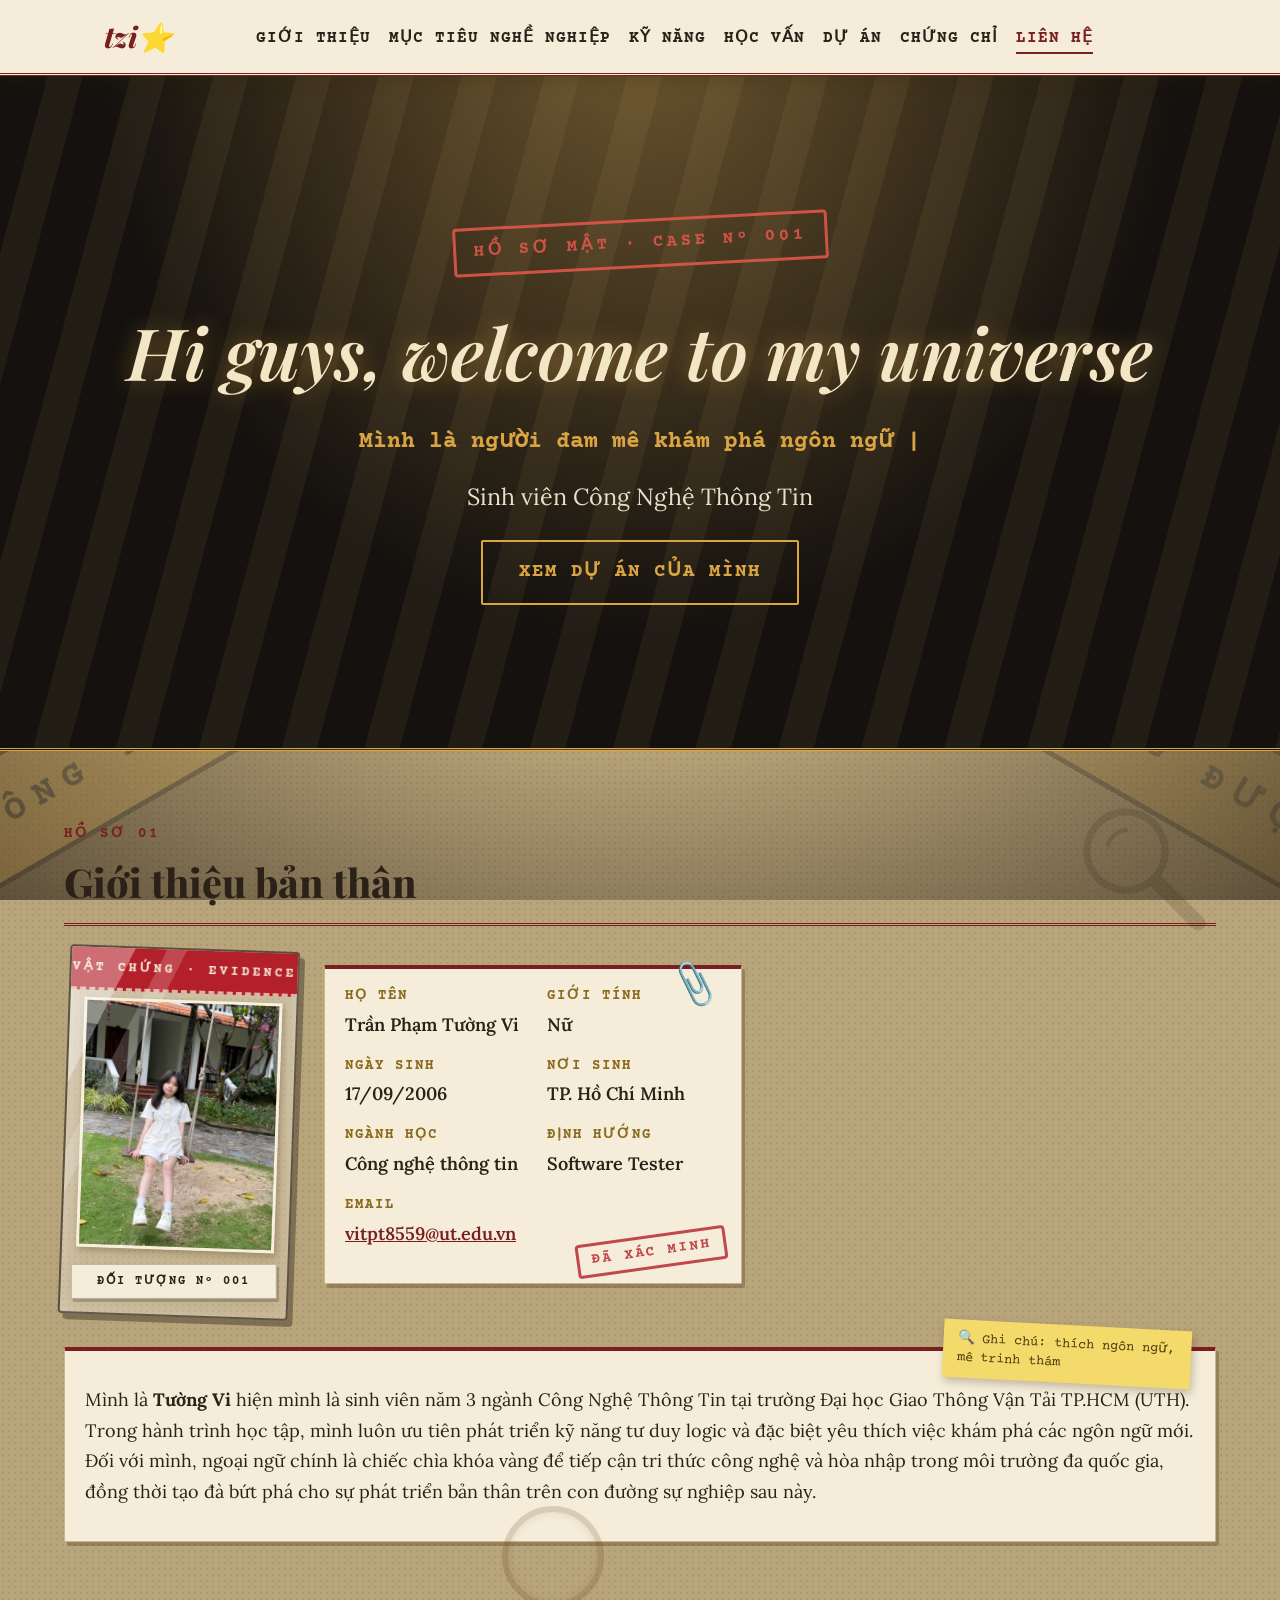
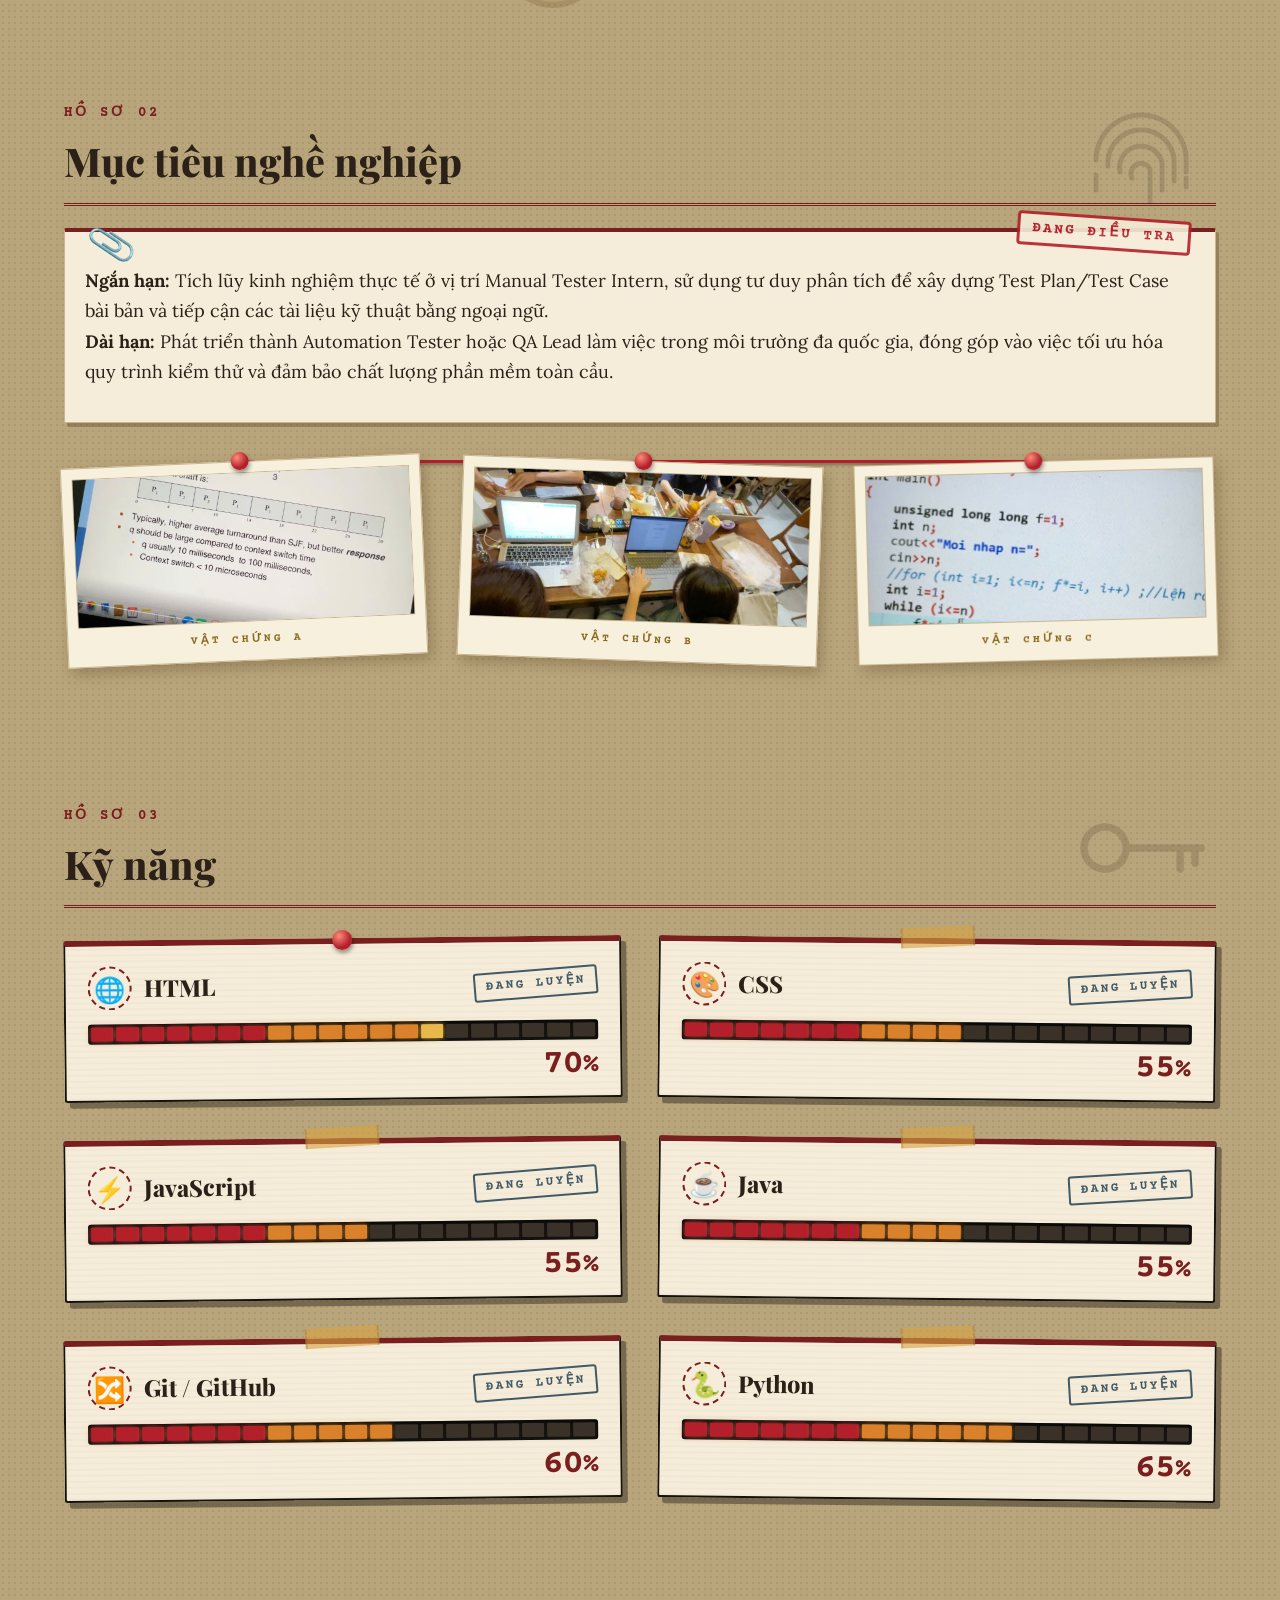
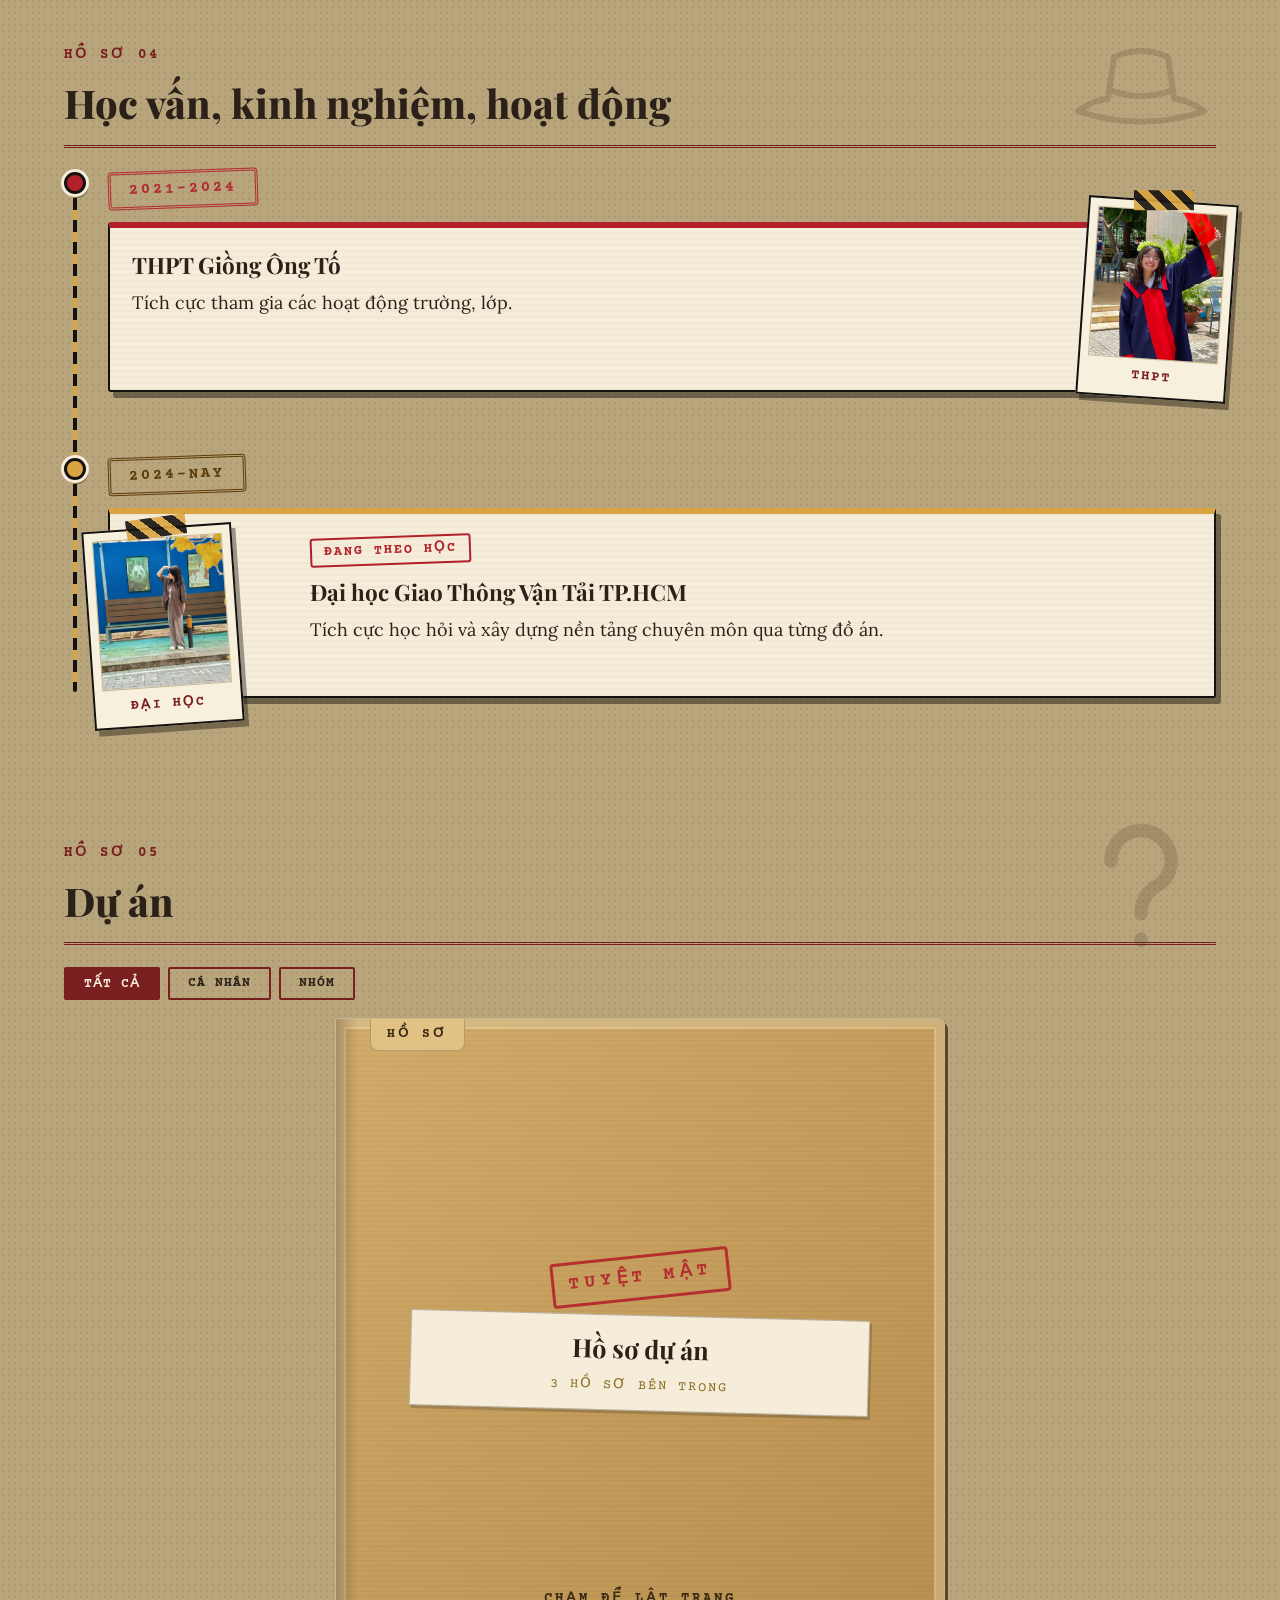
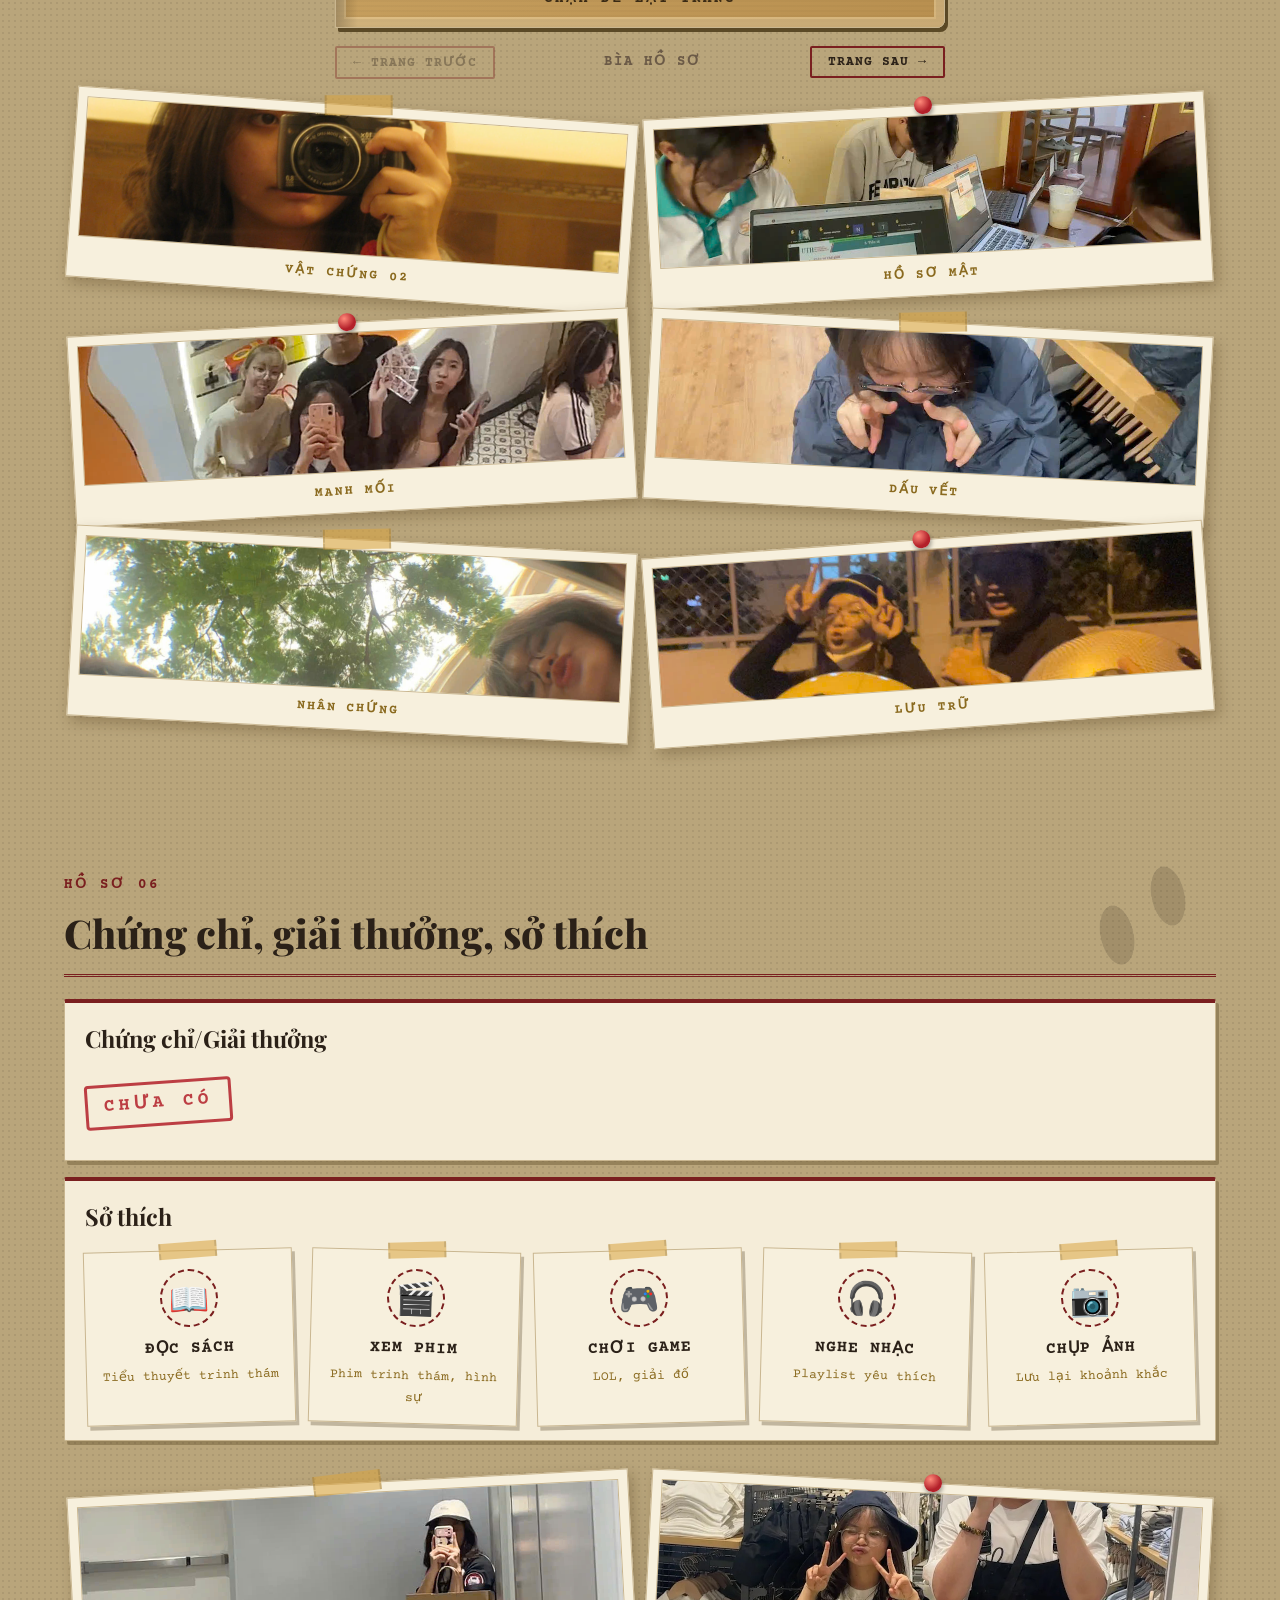
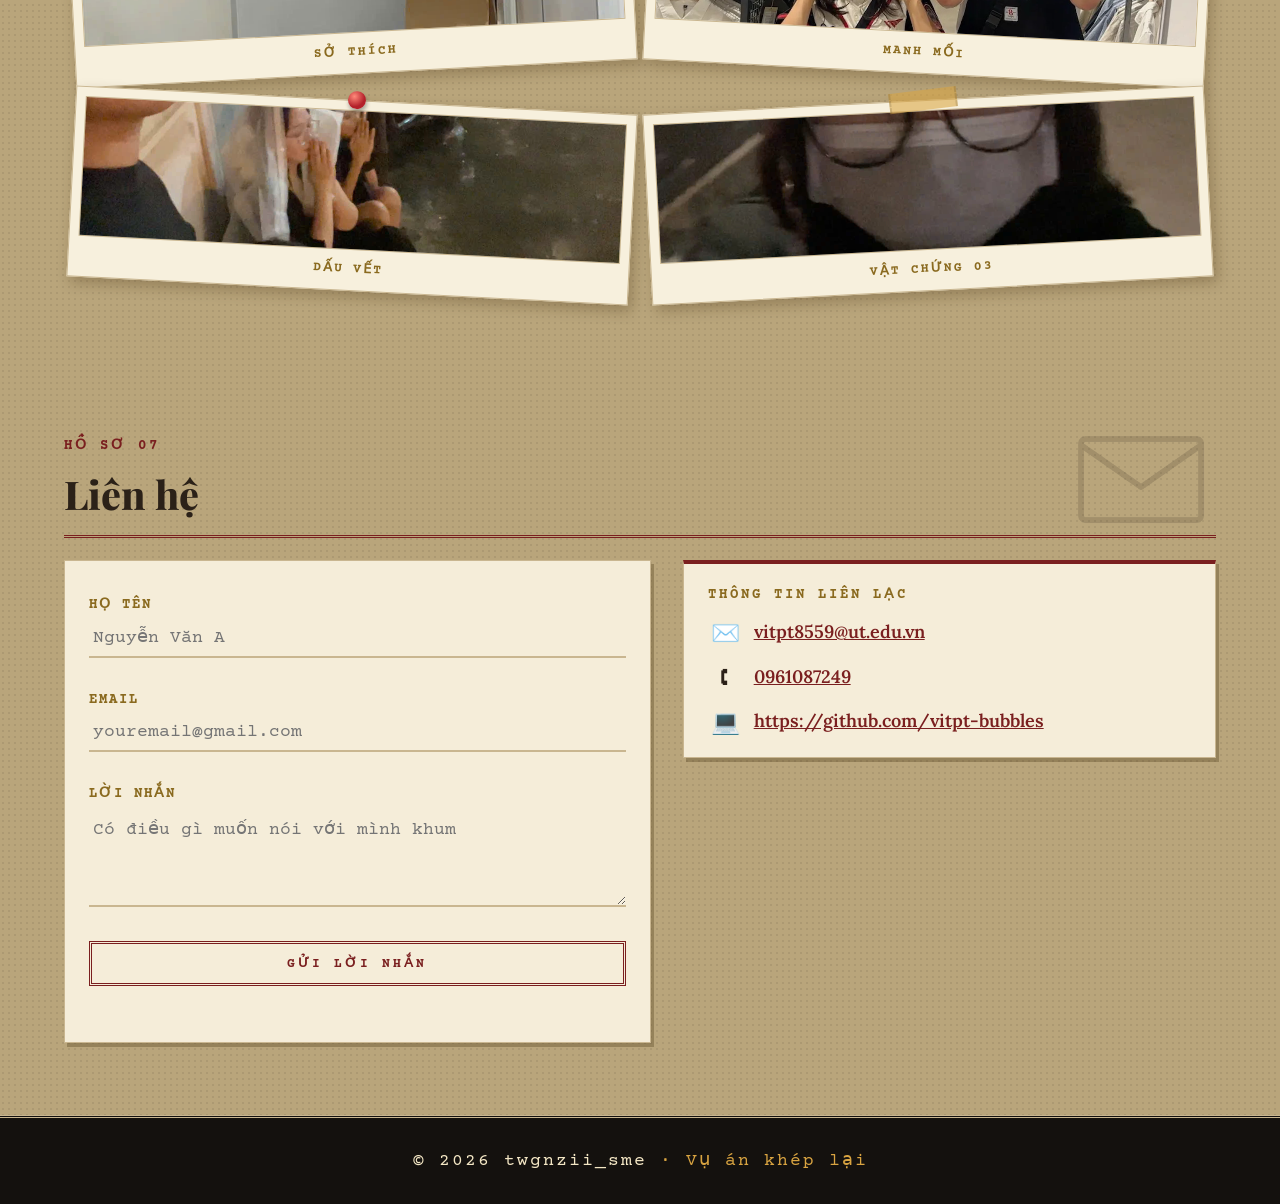
<file: index.html>
<!DOCTYPE html>
<html lang="vi">
    <head>
        <meta charset="UTF-8">
        <meta name="viewport" content="width=device-width , initial-scale=1">
        <title>Vi's Portfolio</title>
        <link rel="stylesheet" href="portfoliocanhan.css">
    </head>
    <body>
        <nav class="thanhdieuhuong">
            <a class="logo" href="#banner">tzi⭐</a>
            <ul id="menu">
                <li><a href="#gioi-thieu">Giới thiệu</a></li>
                <li><a href="#muc-tieu-nghe-nghiep">Mục tiêu nghề nghiệp</a></li>
                <li><a href="#ky-nang">Kỹ năng</a></li>
                <li><a href="#hoc-van">Học vấn</a></li>
                <li><a href="#du-an">Dự án</a></li>
                <li><a href="#chung-chi">Chứng chỉ</a></li>
                <li><a href="#lien-he">Liên hệ</a></li>
            </ul>
            <div class="actions">
                <button id="menu" title="Mở menu">☰</button>
            </div>
        </nav>
        <header id="banner" class="banner">
            <h1>Hi guys, welcome to my universe</h1>
            <p class="typing-line">Mình là 
                <span id="typing"></span>
                <span class="cursor">|</span>
            </p>
            <p>Sinh viên Công Nghệ Thông Tin</p>
            <a class="btn" href="#du-an">Xem dự án của mình</a>
        </header>
        <main>
            <section id="gioi-thieu" class="reveal">
                <h2>Giới thiệu bản thân</h2>
                <div class="about">
                    <figure class="avatar-wrap">
                        <img class="avatar" src="images/avatar.jpg" alt="Avatar">
                        <figcaption>ĐỐI TƯỢNG Nº 001</figcaption>
                    </figure>
                    <article class="item">
                        <div class="about-info">
                            <dl class="info-grid">
                                <div><dt>Họ tên</dt><dd>Trần Phạm Tường Vi</dd></div>
                                <div><dt>Giới tính</dt><dd>Nữ</dd></div>
                                <div><dt>Ngày sinh</dt><dd>17/09/2006</dd></div>
                                <div><dt>Nơi sinh</dt><dd>TP. Hồ Chí Minh</dd></div>
                                <div><dt>Ngành học</dt><dd>Công nghệ thông tin</dd></div>
                                <div><dt>Định hướng</dt><dd>Software Tester</dd></div>
                                <div><dt>Email</dt><dd><a href="mailto:vitpt8559@ut.edu.vn">vitpt8559@ut.edu.vn</a></dd></div>
                            </dl>
                        </div>
                    </article>
                    <article class="item">
                        <p>Mình là <b>Tường Vi</b> hiện mình là sinh viên năm 3 ngành Công Nghệ Thông Tin tại trường Đại học Giao Thông Vận Tải
                            TP.HCM (UTH). Trong hành trình học tập, mình luôn ưu tiên phát triển kỹ năng tư duy logic và đặc biệt yêu thích việc khám phá các ngôn ngữ mới. Đối với mình, 
                            ngoại ngữ chính là chiếc chìa khóa vàng để tiếp cận tri thức công nghệ và hòa nhập trong môi trường đa quốc gia, đồng thời tạo đà bứt phá cho sự phát triển 
                            bản thân trên con đường sự nghiệp sau này.
                        </p>
                    </article>
                </div>
            </section>
            <section id="muc-tieu-nghe-nghiep" class="reveal">
                <h2>Mục tiêu nghề nghiệp</h2>
                <article class="item">
                <p><b>Ngắn hạn:</b> Tích lũy kinh nghiệm thực tế ở vị trí Manual Tester Intern, sử dụng tư duy phân tích để xây dựng Test Plan/Test Case bài bản và tiếp cận các tài 
                    liệu kỹ thuật bằng ngoại ngữ.<br>
                    <b>Dài hạn:</b> Phát triển thành Automation Tester hoặc QA Lead làm việc trong môi trường đa quốc gia, đóng góp vào việc tối ưu hóa quy trình kiểm thử và đảm bảo 
                    chất lượng phần mềm toàn cầu.</p>
                </article>
                <div class="nganh">
                    <figure class="nganh-item">
                        <img src="images/muctieu1.jpg" alt="Mục tiêu 1">
                        <figcaption>
                            <small>Vật chứng A</small> 
                        </figcaption>
                    </figure>
                    <figure class="nganh-item">
                        <img src="images/muctieu2.jpg" alt="Mục tiêu 2">
                        <figcaption>
                            <small>Vật chứng B</small>
                        </figcaption>
                    </figure>
                    <figure class="nganh-item">
                        <img src="images/muctieu3.jpg" alt="Mục tiêu 3">
                        <figcaption>
                            <small>Vật chứng C</small>
                        </figcaption>
                    </figure>
                </div>
            </section>
            <section id="ky-nang" class="reveal">
                <h2>Kỹ năng</h2>
                <div class="skills">
                    <div class="skill" data-level="70">
                        <div class="skill-top"><span>HTML</span><span class="pct"></span></div>
                        <div class="bar"><div class="bar-fill"></div></div>
                    </div>
                    <div class="skill" data-level="55">
                        <div class="skill-top"><span>CSS</span><span class="pct"></span></div>
                        <div class="bar"><div class="bar-fill"></div></div>
                    </div>
                    <div class="skill" data-level="55">
                        <div class="skill-top"><span>JavaScript</span><span class="pct"></span></div>
                        <div class="bar"><div class="bar-fill"></div></div>
                    </div>
                    <div class="skill" data-level="55">
                        <div class="skill-top"><span>Java</span><span class="pct"></span></div>
                        <div class="bar"><div class="bar-fill"></div></div>
                    </div>
                    <div class="skill" data-level="60">
                        <div class="skill-top"><span>Git / GitHub</span><span class="pct"></span></div>
                        <div class="bar"><div class="bar-fill"></div></div>
                    </div>
                    <div class="skill" data-level="65">
                        <div class="skill-top"><span>Python</span><span class="pct"></span></div>
                        <div class="bar"><div class="bar-fill"></div></div>
                    </div>
                </div>
            </section>
            <section id="hoc-van" class="reveal">
                <h2>Học vấn, kinh nghiệm, hoạt động</h2>
                <div class="timeline">
                    <div class="tl-item" style="--c:#b3202a">
                        <span class="tl-time">2021-2024</span>
                        <article class="tl-card photo-right">
                            <h3>THPT Giồng Ông Tố</h3>
                            <p>Tích cực tham gia các hoạt động trường, lớp.</p>
                            <figure class="tl-photo right">
                                <img src="images/h11.jpg" alt="THPT" onerror="this.parentElement.remove()">
                                <figcaption>THPT</figcaption>
                            </figure>                         
                        </article>
                    </div>
                    <div class="tl-item" style="--c:#d9a441">
                        <span class="tl-time">2024-nay</span>
                         <article class="tl-card photo-left">
                            <span class="tl-status">Đang theo học</span>
                            <h3>Đại học Giao Thông Vận Tải TP.HCM</h3>
                            <p>Tích cực học hỏi và xây dựng nền tảng chuyên môn qua từng đồ án. </p>
                            <figure class="tl-photo left">
                                <img src="images/h112.jpg" alt="Đại học" onerror="this.parentElement.remove()">
                                <figcaption>Đại học</figcaption>
                            </figure>
                         </article>
                    </div>
                </div>
            </section>
            <section id="du-an" class="reveal">
                <h2>Dự án</h2>
                <div class="filters">
                    <button class="filter active" data-filter="all">Tất cả</button>
                    <button class="filter" data-filter="Cá nhân">Cá nhân</button>
                    <button class="filter" data-filter="Nhóm">Nhóm</button>
                </div>
                <div class="grid">
                    <article class="proj" data-type="Cá nhân">
                        <img src="images/bìa dự án.jpg" alt="Hinh1">
                        <div class="body">
                            <h3>Portfolio cá nhân</h3>
                            <p>Trang web này tổng hợp hồ sơ năng lực, kỹ năng và các dự án CNTT của tôi tại UTH.</p>
                            <span class="tag">HTML</span>
                            <span class="tag">CSS</span>
                            <span class="tag">JavaScript</span>
                            <p><button class="link-detail" type="button">Xem chi tiết →</button></p>
                        </div>
                        <div class="detail" hidden data-eyebrow="DỰ ÁN 01: CÁ NHÂN ★ ĐÃ HOÀN THÀNH">
                            <p class="role">Thiết kế & Lập trình</p>
                            <div class="tags">
                                <span class="tag">HTML</span>
                                <span class="tag">CSS</span>
                                <span class="tag">JavaScript</span>
                            </div>
                            <div class="box">
                                <p><b>Mô tả chi tiết: </b>Website Portfolio cá nhân được thiết kế nhằm tổng hợp và trưng bày 
                                    năng lực, kỹ năng lập trình, lịch sử học vấn cùng các dự án công nghệ đã hoàn thành. 
                                    Trang web đóng vai trò như một hồ sơ trực tuyến giúp nhà tuyển dụng dễ dàng đánh giá 
                                    tổng quan về tiềm năng và định hướng phát triển của tôi.</p>
                                <p><b>Phương pháp thực hiện:</b>Mình chia mã nguồn thành HTML (nội dung), CSS (giao diện), JavaScript (tương tác), 
                                    và chọn chủ đề “hồ sơ điều tra” để trang có nét riêng</p>
                            </div>
                            <h4>Những gì dự án làm được</h4>
                            <ul class="features">
                                <li>Giao diện responsive trên máy tính và điện thoại</li>
                                <li>Hiệu ứng gõ chữ, thanh kỹ năng và nội dung hiện dần khi cuộn</li>
                                <li>Dự án dạng sổ lật trang, có bộ lọc Cá nhân / Nhóm</li>
                                <li>Cửa sổ xem chi tiết dự án</li>
                                <li>Form liên hệ có kiểm tra dữ liệu nhập</li>
                            </ul>
                            <h4>Hình ảnh dự án</h4>
                            <div class="gallery">
                                <figure><img src="images/giới thiệu.jpg" alt="Giới thiệu">
                                    <figcaption>Giới thiệu</figcaption>
                                </figure>
                                <figure><img src="images/mục tiêu nghề nghiệp.jpg" alt="Mục tiêu">
                                    <figcaption>Mục tiêu nghề nghiệp</figcaption>
                                </figure>
                                <figure><img src="images/kỹ năng.jpg" alt="Kỹ năng">
                                    <figcaption>Kỹ năng</figcaption>
                                </figure>
                                <figure><img src="images/học vấn.jpg" alt="Học vấn">
                                    <figcaption>Học vấn</figcaption>
                                </figure>
                                <figure><img src="images/dự án.jpg" alt="Dự án">
                                    <figcaption>Dự án</figcaption>
                                </figure>
                                <figure><img src="images/sở thích.jpg" alt="Sở thích">
                                    <figcaption>Chứng chỉ/Giải thưởng, sở thích</figcaption>
                                </figure>
                                <figure><img src="images/liên hệ.jpg" alt="Liên hệ">
                                    <figcaption>Liên hệ</figcaption>
                                </figure>
                            </div>
                            <p class="links">
                                <a class="btn-source" href="https://github.com/vitpt-bubbles/Portfolio-c-nh-n" target="_blank" rel="noopener">
                                    <span class="bs-icon">&lt;/&gt;</span> Mã nguồn
                                </a>
                            </p>
                        </div>
                    </article>
                    <article class="proj" data-type="Nhóm">
                        <img src="images/quanli.jpg" alt="Hệ thống quản lí sinh viên">
                        <div class="body">
                            <h3>Hệ thống quản lí sinh viên</h3>
                            <p>Ứng dụng giúp quản lí thông tin sinh viên, điểm số và lớp học, 
                                hỗ trợ thêm, sửa, xóa và tìm kiếm dữ liệu nhanh chóng.</p>
                            <span class="tag">Draw.io</span>
                            <span class="tag">C++</span>
                            <p><button class="link-detail" type="button">Xem chi tiết →</button></p>
                        </div>
                        <div class="detail" hidden data-eyebrow="DỰ ÁN 02: HỆ THỐNG QUẢN LÝ SINH VIÊN ★ ĐÃ HOÀN THÀNH">
                            <div class="tags">
                                <span class="tag">Draw.io</span>
                                <span class="tag">C++</span>
                            </div>
                            <div class="box">
                                <p><b>Mô tả chi tiết: </b>Hệ thống số hóa quản lý điểm danh cho Đại học Giao thông vận tải TP.HCM (UTH). 
                                    Đọc dữ liệu từ file CSV, phân quyền bảo mật cho sinh viên và giảng viên, tự động hóa quy trình 
                                    tạo phiên điểm danh và cập nhật trạng thái.</p>
                                <p><b>Hướng triển khai: </b>Xây dựng hệ thống bằng ngôn ngữ C++ trên môi trường VS Code và hệ điều hành Windows. 
                                    Thiết kế sơ đồ hệ thống (DFD, Use case, Class diagram, Data model) bằng Draw.io. Sử dụng cơ sở dữ liệu dạng 
                                    file CSV để lưu trữ và quản lý đồng bộ dữ liệu.   </p>
                            </div>
                            <h4>Những gì dự án làm được</h4>
                            <ul class="features">
                                <li>Đăng nhập và phân quyền bảo mật cho Giảng viên và Sinh viên.</li>
                                <li>Xem, tìm kiếm lớp học và lọc lịch học theo ngày.</li>
                                <li>Giảng viên tạo phiên điểm danh, cài mật khẩu và nhận thông báo trạng thái.</li>
                                <li>Hỗ trợ sinh viên tự điểm danh hoặc giảng viên điểm danh thủ công.</li>
                                <li>Quản lý lịch sử, chỉnh sửa trạng thái và thống kê dữ liệu điểm danh tự động.</li>
                            </ul>
                            <h4>Hình ảnh dự án</h4>
                            <div class="gallery">
                                <figure><img src="images/class.jpg" alt="Mô tả ảnh">
                                    <figcaption>Class Diagram</figcaption>
                                </figure>
                                <figure><img src="images/datamodel.jpg" alt="Mô tả ảnh">
                                    <figcaption>Data Model</figcaption>
                                </figure>
                            </div>
                            <p class="links">
                                <a class="btn-source" href="https://github.com/beminh362-ship-it/Project_Group4" target="_blank" rel="noopener">
                                    <span class="bs-icon">&lt;/&gt;</span> Mã nguồn
                                </a>
                            </p>
                        </div>
                    </article>
                    <article class="proj" data-type="Nhóm">
                        <img src="images/Trang chủ.png" alt="Trang chủ">
                        <div class="body">
                            <h3>Website cổng thông tin việc làm</h3>
                            <p>Nền tảng hỗ trợ tìm kiếm việc làm tối ưu, 
                                giúp người dùng dễ dàng tra cứu và ứng tuyển vào các vị trí phù hợp.</p>
                            <span class="tag">HTML</span>
                            <span class="tag">CSS</span>
                            <span class="tag">JavaScript</span>
                            <p><button class="link-detail" type="button">Xem chi tiết →</button></p>
                        </div>
                        <div class="detail" hidden data-eyebrow="DỰ ÁN 03: WEBSITE CỔNG THÔNG TIN VIỆC LÀM ★ ĐANG HOÀN THIỆN">
                        <div class="tags">
                            <span class="tag">HTML</span>
                            <span class="tag">CSS</span>
                            <span class="tag">JavaScript</span>
                        </div>
                        <div class="box">
                            <p><b>Mô tả chi tiết: </b>Website cổng thông tin việc làm infocv.vn giúp sinh viên và 
                                người mới ra trường tìm việc, ứng tuyển và theo dõi hồ sơ, đồng thời giúp nhà 
                                tuyển dụng đăng tin và quản lý ứng viên.</p>
                            <p><b>Hướng triển khai: </b>Nhóm 6 người, thiết kế giao diện trước trên draw.io rồi xây dựng bằng HTML, CSS, JavaScript 
                                và Bootstrap. Các trang dùng chung một khung bố cục, một font Roboto và bảng màu xanh đậm kết hợp cam 
                                để giao diện nhất quán, dễ đọc.</p>
                        </div>
                        <h4>Dự kiến chức năng</h4>
                        <ul class="features">
                            <li>Tìm kiếm và lọc việc làm</li>
                            <li>Xem chi tiết việc làm, ứng tuyển và lưu việc</li>
                            <li>Trang công ty, tin tức và cẩm nang</li>
                            <li>Khu vực riêng cho ứng viên, nhà tuyển dụng và quản trị viên</li>
                        </ul>
                        <h4>Hình ảnh dự án</h4>
                        <div class="gallery">
                            <figure><img src="images/Trang chủ.png" alt="Trang chủ hình ảnh dự án">
                                <figcaption>Màn hình trang chủ</figcaption>
                            </figure>
                            <figure><img src="images/Danh sách việc làm.png" alt="Danh sách việc làm">
                                <figcaption>Trang danh sách việc làm</figcaption>
                            </figure>
                        </div>
                        </div>
                    </article>
                </div>
            </section>
            <section id="chung-chi" class="reveal">
                <h2>Chứng chỉ, giải thưởng, sở thích</h2>
                <article class="item">
                    <h3>Chứng chỉ/Giải thưởng</h3>
                    <p class="stamp-empty">Chưa có</p>
                </article>
                <article class="item">
                    <h3>Sở thích</h3>
                    <ul class="hobbies">
                        <li><span class="hb-icon">📖</span><span class="hb-name">Đọc sách</span><small>Tiểu thuyết trinh thám</small></li>
                        <li><span class="hb-icon">🎬</span><span class="hb-name">Xem phim</span><small>Phim trinh thám, hình sự</small></li>
                        <li><span class="hb-icon">🎮</span><span class="hb-name">Chơi game</span><small>LOL, giải đố</small></li>
                        <li><span class="hb-icon">🎧</span><span class="hb-name">Nghe nhạc</span><small>Playlist yêu thích</small></li>
                        <li><span class="hb-icon">📷</span><span class="hb-name">Chụp ảnh</span><small>Lưu lại khoảnh khắc</small></li>
                    </ul>
                </article>
            </section>
            <section id="lien-he" class="reveal">
                <h2>Liên hệ</h2>
                <div class="contact-wrap">
                    <form id="contact" novalidate>
                        <label for="name">Họ tên</label>
                        <input id="name" type="text" placeholder="Nguyễn Văn A">
                        <small class="error" id="err-name"></small>                      
                        <label for="email">Email</label>                       
                        <input id="email" type="email" placeholder="youremail@gmail.com">
                        <small class="error" id="err-email"></small>                   
                        <label for="message">Lời nhắn</label>
                        <textarea id="message" rows="4" placeholder="Có điều gì muốn nói với mình khum"></textarea>
                        <small class="error" id="err-message"></small>
                        <button class="submit-solid" type="submit">Gửi lời nhắn</button>
                        <p id="form-oke" class="oke"></p>
                    </form>
                    <aside class="contact-info">
                        <p class="contact-eyebrow">Thông tin liên lạc</p>
                        <ul class="contact-list">
                            <li>
                                <span class="ci">✉️</span>
                                <a href="mailto:vitpt8559@ut.edu.vn">vitpt8559@ut.edu.vn</a>
                            </li>
                            <li><span class="ci">🕻</span><a href="tel:0961087249">0961087249</a></li>
                            <li><span class="ci">💻</span><a href="https://github.com/vitpt-bubbles" target="_blank" rel="noopener">https://github.com/vitpt-bubbles</a></li>
                        </ul>
                    </aside>
                </div>
            </section>
        </main>
        <button id="top-button" title="Lên đầu trang">↑</button>
        <div class="modal" id="modal" role="dialog" aria-modal="true" aria-labelledby="modal-title">
            <div class="modal-box">
                <div class="modal-head">
                    <div>
                        <p class="modal-eyebrow" id="modal-eyebrow"></p>
                        <h3 id="modal-title"></h3>
                    </div>
                    <button class="modal-close" data-close type="button" title="Đóng">X</button>
                </div>
                <div class="modal-body" id="modal-body"></div>
            </div>
        </div>
        <footer>© 2026 twgnzii_sme</footer>
        <script src="portfoliocanhan.js"></script>
    </body>
</html>
</file>
<file: portfoliocanhan.css>
@import url("https://fonts.googleapis.com/css2?family=Playfair+Display:ital,wght@0,600;0,800;1,600&family=Courier+Prime:wght@400;700&family=Lora:wght@400;500;600&display=swap");
:root {
  --bg:#b9a57b;
  --card:#f5edd9;
  --text:#2b2118;
  --muted:#6b5a47;
  --accent:#7a1f1f;
  --accent2:#8a6a1f;
  --on:#f5edd9;
  --line:#c9b690;
  --err:#b42318;
  --tex:rgba(0,0,0,.07);
  --shadow:rgba(60,40,10,.28);
  --head:"Playfair Display",Georgia,serif;
  --type:"Courier Prime","Courier New",monospace;
}
*{
  box-sizing:border-box;
}
html {
  scroll-behavior:smooth;
  scroll-padding-top:70px;
  font-size: 18px;
}
html::before, html::after {
  content: "HIỆN TRƯỜNG · KHÔNG ĐƯỢC VƯỢT QUA · HIỆN TRƯỜNG · KHÔNG ĐƯỢC VƯỢT QUA · HIỆN TRƯỜNG · KHÔNG ĐƯỢC VƯỢT QUA · HIỆN TRƯỜNG · KHÔNG ĐƯỢC VƯỢT QUA · HIỆN TRƯỜNG · KHÔNG ĐƯỢC VƯỢT QUA · HIỆN TRƯỜNG · KHÔNG ĐƯỢC VƯỢT QUA · HIỆN TRƯỜNG · KHÔNG ĐƯỢC VƯỢT QUA · HIỆN TRƯỜNG · KHÔNG ĐƯỢC VƯỢT QUA · HIỆN TRƯỜNG · KHÔNG ĐƯỢC VƯỢT QUA · HIỆN TRƯỜNG · KHÔNG ĐƯỢC VƯỢT QUA · HIỆN TRƯỜNG · KHÔNG ĐƯỢC VƯỢT QUA · HIỆN TRƯỜNG · KHÔNG ĐƯỢC VƯỢT QUA";
  position: fixed;
  top: 50%;
  left: 50%;
  width: 200vmax;
  height: 110px;
  line-height: 110px;
  overflow: hidden;
  white-space: nowrap;
  text-align: center;
  font-family: var(--type);
  font-weight: 700;
  font-size: 2rem;
  letter-spacing: 11px;
  color: #14110e;
  background: #d9a441;
  border-top: 5px solid #14110e;
  border-bottom: 5px solid #14110e;
  opacity: .22;
  z-index: -1;               
  pointer-events: none;
}
html::before { transform: translate(-50%, -50%) rotate(30deg); }
html::after  { transform: translate(-50%, -50%) rotate(-30deg); }
@media (orientation: portrait) {
  html::before { transform: translate(-50%, -50%) rotate(62deg); }
  html::after  { transform: translate(-50%, -50%) rotate(-62deg); }
}
body {
  margin:0;
  font-family:"Lora",Georgia,serif;
  background:var(--bg);
  color:var(--text);
  line-height:1.7;
  transition:background .3s,color .3s;
  background-image:radial-gradient(var(--tex) 1px,transparent 1px);
  background-size:6px 6px;
  overflow-x: clip;
}
img {
  max-width:100%;
  display:block;
}
a {
  color:var(--accent);
}
::selection {
  background:var(--accent2);
  color:#fff;
}
#xp-bar {
  position:fixed;
  top:0;
  left:0;
  height:3px;
  width:0;
  z-index:20;
  background:#c0392b;
}
.thanhdieuhuong {
  position:sticky;
  top:0;
  z-index:10;
  display:flex;
  justify-content:space-between;
  align-items:center;
  padding:12px max(5%, calc((100% - 1200px) / 2 + 5%));
  background:var(--card);
  border-bottom:3px double var(--accent);
  box-shadow:0 4px 14px var(--shadow);
}
.logo {
  font-family:var(--head);
  font-size:1.6rem;
  font-weight:800;
  font-style:italic;
  text-decoration:none;
  color:var(--accent);
}
.thanhdieuhuong ul {
  list-style:none;
  display:flex;gap:18px;
  margin:0;
  padding:0;
}
.thanhdieuhuong ul a {
  font-family:var(--type);
  font-weight:700;
  text-transform:uppercase;
  letter-spacing:1px;
  color:var(--text);
  text-decoration:none;
  font-size:.9rem;
  padding:4px 0;
  border-bottom:2px solid transparent;
  transition:color .2s,border-color .2s;
}
.thanhdieuhuong ul a:hover,.thanhdieuhuong ul a.active {
  color:var(--accent);
  border-color:var(--accent);
}
.actions {
  display:flex;
  gap:8px;
}
.actions button {
  width:38px;
  height:38px;
  border-radius:50%;
  border:2px solid var(--accent);
  background:none;
  color:var(--text);
  font-size:1.1rem;
  cursor:pointer;
  transition:transform .2s,background .2s;
}
.actions button:hover {
  transform:rotate(-12deg) scale(1.1);
  background:var(--line);
}
.actions button:last-child {
  display:none;
}
.banner {
  position:relative;
  overflow:hidden;
  min-height: 75vh;
  display:flex;
  flex-direction: column;
  align-items: center;
  justify-content: center;
  padding:130px 5%;
  text-align:center;
  color:#eadfc8;
  background:radial-gradient(ellipse at 50% -10%,rgba(255,200,100,.38),transparent 60%),#14110e;
  border-bottom:3px double #d9a441;
}
.banner::after {
  content:"";
  position:absolute;
  inset:0;
  pointer-events:none;
  background:repeating-linear-gradient(105deg,transparent 0 46px,rgba(255,214,130,.06) 46px 80px);
}
.banner>* {
  position:relative;
  z-index:1;
}
.banner::before {
  content:"HỒ SƠ MẬT · CASE Nº 001";
  position:relative;
  z-index:1;
  display:inline-block;
  margin-bottom:22px;
  padding:7px 18px;
  font-family:var(--type);
  font-weight:700;
  font-size:.95rem;
  letter-spacing:4px;
  color:#e0564a;
  border:3px solid #e0564a;
  border-radius:4px;
  transform:rotate(-3deg);
  opacity:.9;
}
.banner h1 {
  margin:0 0 10px;
  font-family:var(--head);
  font-size:clamp(2.2rem, 6vw, 4rem);
  font-style:italic;
  font-weight:600;
  color:#f3e6c4;
  text-shadow:0 0 22px rgba(217,164,65,.45);
  animation:up .8s both;
}
.banner p {
  max-width:900px;
  margin:0 auto 14px;
  animation:up .8s .2s both;
  font-size: 1.3rem;
}
.typing-line {
  font-family:var(--type);
  font-size:clamp(1.2rem, 3.2vw, 2rem);
  font-weight:700;
  color:#d9a441;
}
.cursor {
  animation:blink 1s infinite
}
.btn {
  display:inline-block;
  margin-top:10px;
  padding:14px 36px;
  font-family:var(--type);
  font-weight:700;
  text-transform:uppercase;
  letter-spacing:2px;
  text-decoration:none;
  color:#d9a441;
  border:2px solid #d9a441;
  border-radius:2px;
  transition:background .2s,color .2s,transform .2s;
  font-size:1.06rem;
}
.btn:hover {
  background:#d9a441;
  color:#1a1208;
  transform:translateY(-3px);
}
@keyframes up {
  from {
    opacity:0;
    transform:translateY(20px);
  }
  to {
    opacity:1;
    transform:none;
  }
}
@keyframes blink {
  50%{opacity:0;}
}
main {
  counter-reset:ho-so;
}
section {
  max-width:1300px;
  margin:0 auto;
  padding:72px 5%;
  position: relative;
}
section::after {
  content: "";
  position: absolute;
  right: 5%;
  top: 40px;
  width: 150px;
  height: 150px;
  opacity: .16;
  pointer-events: none;
  background: no-repeat center / contain;
}
#gioi-thieu::after {            
  background-image: url("images/kính\ lúp.png");
}
#muc-tieu-nghe-nghiep::after {  
  background-image: url("images/vân\ tay.png");
}
#ky-nang::after {               
  background-image: url("images/chìa\ khóa.png");
}
#hoc-van::after {               
  background-image: url("images/mũ\ phớt.png");
}
#du-an::after {                 
  background-image: url("images/dấu\ hỏi.png");
}
#chung-chi::after {             
  background-image: url("images/dấu\ chân.png");
}
#lien-he::after {               
  background-image: url("images/phong\ bì\ thư.png");
}
h2 { 
  margin:0 0 22px;
  padding-bottom:8px;
  font-family:var(--head);
  font-size:2.2rem;
  font-weight:800;
  border-bottom:3px double var(--accent);
}
h2::before {
  counter-increment:ho-so;
  content:"Hồ sơ " counter(ho-so,decimal-leading-zero);
  display:block;
  margin-bottom:2px;
  font-family:var(--type);
  font-size:.75rem;
  font-weight:700;
  letter-spacing:3px;
  text-transform:uppercase;
  color:var(--accent);
}
.reveal {
  opacity:0;
  transform:translateY(30px);
  transition:opacity .7s,transform .7s;
}
.reveal.show {
  opacity:1;
  transform:none;
}
.about {
  display:flex;
  gap:30px;
  align-items:center;
  flex-wrap:wrap;
}
.about-info {
  flex: 1;
  min-width: 260px;
}
.info-grid {
  display: grid;
  grid-template-columns: 1fr 1fr;
  gap: 14px 28px;
  margin: 0 0 18px;
}
.info-grid dt {
  font-family: var(--type);
  font-size: .75rem;
  font-weight: 700;
  letter-spacing: 2px;
  text-transform: uppercase;
  color: var(--accent2);
}
.info-grid dd {
  margin: 2px 0 0;
  font-weight: 600;
  color: var(--text);
}
.info-grid a {
  word-break: break-all;
}
@media (max-width: 768px) {
  .info-grid { grid-template-columns: 1fr; }
}
.avatar {
  width:200px;
  height:250px;
  object-fit:cover;
  border:8px solid #f7f0dd;
  border-bottom-width:28px;
  border-radius:2px;
  box-shadow:4px 6px 14px var(--shadow);
  transform:rotate(-3deg);
  transition:transform .3s;
}
.avatar:hover {
  transform:rotate(0) scale(1.04);
}
.skills {
  display: grid;
  grid-template-columns: 1fr 1fr;
  gap: 38px 36px;
  margin-top: 30px;
}
.skill {
  position: relative;
  padding: 20px 22px 14px;
  background:
    repeating-linear-gradient(0deg, rgba(0,0,0,.02) 0 2px, transparent 2px 6px),
    var(--card);
  border: 2px solid #14110e;
  border-top: 6px solid var(--accent);
  border-radius: 3px;
  box-shadow: 5px 6px 0 rgba(20,17,14,.4);
  transition: transform .3s, box-shadow .3s;
}
.skill:nth-child(odd)  { transform: rotate(-.6deg); }
.skill:nth-child(even) { transform: rotate(.6deg); }
.skill:hover {
  transform: rotate(0) translateY(-5px);
  box-shadow: 8px 12px 0 rgba(20,17,14,.45);
}
/* băng keo */
.skill::before {
  content: "";
  position: absolute;
  top: -17px;
  left: 50%;
  width: 70px;
  height: 20px;
  transform: translateX(-50%) rotate(-3deg);
  background: rgba(217,164,65,.6);
  border-left: 2px dashed rgba(0,0,0,.12);
  border-right: 2px dashed rgba(0,0,0,.12);
}
.skill.top::before {
  top: -14px;
  width: 20px;
  height: 20px;
  background: radial-gradient(circle at 35% 30%, #ff8a7a, #b3202a 60%);
  border: none;
  border-radius: 50%;
  box-shadow: 1px 3px 4px rgba(0,0,0,.4);
  transform: translateX(-50%);
}
.skill-top {
  display: flex;
  align-items: center;
  gap: 12px;
  margin-bottom: 14px;
}
.sk-icon {
  display: grid;
  place-items: center;
  flex: 0 0 44px;
  width: 44px;
  height: 44px;
  font-size: 1.4rem;
  background: var(--card);
  border: 2px dashed var(--accent);
  border-radius: 50%;
}
.sk-name {
  flex: 1;
  font-family: var(--head);
  font-size: 1.3rem;
  font-weight: 800;
}
/* con dấu bậc kỹ năng */
.sk-rank {
  padding: 2px 10px;
  font-family: var(--type);
  font-weight: 700;
  font-size: .7rem;
  letter-spacing: 2px;
  text-transform: uppercase;
  border: 2px solid currentColor;
  border-radius: 3px;
  transform: rotate(-4deg);
  opacity: .9;
}
.skill[data-rank="thap"] .sk-rank { color: #2f4a5a; }
/* thanh 20 ô */
.bar {
  display: grid;
  grid-template-columns: repeat(20, 1fr);
  gap: 3px;
  height: 20px;
  padding: 3px;
  background: #14110e;
  border-radius: 3px;
  overflow: visible;
  box-shadow: inset 0 2px 4px rgba(0,0,0,.6);
}
.bar i {
  background: #3a3228;
  border-radius: 1px;
  transition: background .35s var(--d, 0ms), box-shadow .35s var(--d, 0ms);
}
.reveal.show .bar i.on { 
  background: #b3202a; 
  box-shadow: 0 0 6px rgba(224,86,74,.7); 
}
.reveal.show .bar i.on:nth-child(n+8)  { 
  background: #d9822b; 
  box-shadow: 0 0 6px rgba(217,130,43,.7); 
}
.reveal.show .bar i.on:nth-child(n+14) { 
  background: #e8b84a; 
  box-shadow: 0 0 6px rgba(232,184,74,.8); 
}
.sk-pct {
  margin: 8px 0 0;
  text-align: right;
  font-family: var(--type);
  font-weight: 700;
  font-size: 1.5rem;
  line-height: 1;
  color: var(--accent);
}
.sk-pct b { font-size: 1.9rem; }
@media (max-width: 768px) {
  .skills { grid-template-columns: 1fr; }
}
.item {
  padding:16px 20px;
  margin-bottom:16px;
  border-radius:2px;
  background:var(--card);
  border:1px solid var(--line);
  border-top:4px solid var(--accent);
  box-shadow:3px 4px 0 var(--shadow);
  transition:transform .3s,box-shadow .3s;
}
.item:hover {
  transform:rotate(-.4deg) translateY(-3px);
  box-shadow:5px 8px 0 var(--shadow);
}
.item h3 {
  margin:0 0 4px;
  font-family:var(--head);
  font-size:1.3rem;
}
.item ul {
  margin:8px 0 0;
  padding-left:20px;
}
.filters {
  display:flex;
  gap:8px;
  margin-bottom:18px;
  flex-wrap:wrap;
}
.filter {
  padding:6px 18px;
  font-family:var(--type);
  font-weight:700;
  text-transform:uppercase;
  letter-spacing:1px;
  border-radius:2px;
  border:2px solid var(--accent);
  background:transparent;
  color:var(--text);
  cursor:pointer;
  transition:background .2s,color .2s;
}
.filter:hover,.filter.active {
  background:var(--accent);
  color:var(--on);
}
.grid {
  display:grid;
  grid-template-columns:repeat(auto-fit,minmax(280px,1fr));
  gap:20px;
}
.proj {
  position:relative;
  overflow:hidden;
  min-height: 340px;
  border-radius:2px;
  background:var(--card);
  border:1px solid var(--line);
  box-shadow:3px 4px 0 var(--shadow);
  transition:transform .3s,box-shadow .3s;
}
.grid.is-book { 
  display:none; 
}
.book { 
  max-width:610px; 
  margin:0 auto; 
}
.book-stage { 
  position:relative; 
  height:610px; 
  perspective:1800px; 
}
.leaf {
  position:absolute; inset:0;
  cursor:pointer;
  transform-origin:left center;
  backface-visibility:hidden;
  transition:transform .9s cubic-bezier(.45,0,.2,1);
}
.leaf.flipped { 
  transform:rotateY(-180deg); 
  pointer-events:none; 
}
.leaf-face {
  position:absolute; inset:0;
  display:flex; 
  flex-direction:column;
  overflow:hidden;
  background:var(--card);
  border:1px solid var(--line);
  border-radius:2px 8px 8px 2px;
  box-shadow:3px 4px 0 var(--shadow);
}
.leaf-face::before {
  content:""; 
  position:absolute; 
  left:0; 
  top:0; 
  bottom:0; 
  width:22px;
  background:linear-gradient(90deg,rgba(0,0,0,.22),transparent);
  pointer-events:none; z-index:2;
}
.page-eyebrow {
  position:relative;
  margin:0;
  padding:14px 24px 12px 34px;
  font-family:var(--type);
  font-weight:700; 
  font-size:.72rem; 
  letter-spacing:2px; 
  line-height:1.5;
  text-transform:uppercase;
  color:#d9a441;
  background:radial-gradient(ellipse at 50% -40%,rgba(255,200,100,.35),transparent 65%),#14110e;
  border-bottom:3px double #d9a441;
  flex-shrink: 0;
}
.page-eyebrow::before {       
  content:"HỒ SƠ MẬT";
  display:block;
  margin-bottom:4px;
  font-size:.6rem; letter-spacing:4px;
  color:#e0564a;
}
.page-eyebrow::after {           
  content:"";
  position:absolute; 
  inset:0;
  pointer-events:none;
  background:repeating-linear-gradient(105deg,transparent 0 46px,rgba(255,214,130,.06) 46px 80px);
}
.page-face img { 
  flex:1 1 0;
  min-height: 0;
  width:100%; 
  object-fit:cover; 
  object-position: top;
  padding: 0;
  color:#d9a441;
  border-top:1px solid var(--line); 
  border-bottom:3px double var(--line); 
}
.page-face .body { 
  flex: 0 0 auto; 
  padding:16px 24px 16px 34px; 
}
.page-no {
  margin:0; 
  padding:8px 24px;
  text-align:right;
  font-family:var(--type); 
  font-size:.75rem;
  color:var(--muted);
  border-top:1px dashed var(--line);
  flex-shrink:0;
}
.cover-face {
  align-items:center; 
  justify-content:center; 
  gap:16px;
  padding:44px 24px 24px;
  text-align:center;
  color:#3a2a14;
  background:
    repeating-linear-gradient(0deg,rgba(0,0,0,.025) 0 2px,transparent 2px 5px),
    linear-gradient(135deg,#d2ac6a,#b88f4f);
  box-shadow:inset 0 0 0 8px rgba(0,0,0,.06),inset 0 0 0 10px rgba(255,236,190,.4),3px 4px 0 var(--shadow);
}
.bk-tab {
  position:absolute; 
  top:0; 
  left:34px;
  padding:5px 16px;
  font-family:var(--type); 
  font-weight:700; 
  font-size:.7rem; 
  letter-spacing:3px;
  background:#e2c284;
  border:1px solid rgba(0,0,0,.2); 
  border-top:none;
  border-radius:0 0 8px 8px;
}
.bk-stamp {
  padding:4px 14px;
  font-family:var(--type); 
  font-weight:700; 
  font-size:1rem; 
  letter-spacing:5px;
  color:#b3202a;
  border:3px solid #b3202a; 
  border-radius:4px;
  transform:rotate(-6deg);
  opacity:.88;
}
.bk-label {
  width:82%;
  padding:12px;
  background:#f5edd9;
  border:1px solid rgba(0,0,0,.25);
  box-shadow:2px 3px 0 rgba(0,0,0,.18);
  transform:rotate(1.5deg);
}
.bk-title { 
  margin:0; 
  font-family:var(--head); 
  font-size:1.4rem; 
  font-weight:700; 
  color:var(--text); 
}
.bk-no { 
  margin:4px 0 0; 
  font-family:var(--type); 
  font-size:.75rem; 
  letter-spacing:2px; 
  text-transform:uppercase; 
  color:var(--accent2); 
}
.bk-hint {
  position:absolute; 
  bottom:16px; 
  margin:0;
  font-family:var(--type); 
  font-weight:700; 
  font-size:.75rem; 
  letter-spacing:3px; 
  text-transform:uppercase;
}
.book-nav { 
  display:flex; 
  align-items:center; 
  justify-content:space-between; 
  gap:12px; 
  margin-top:18px; 
}
.book-btn {
  padding:6px 16px;
  font-family:var(--type); 
  font-weight:700; 
  text-transform:uppercase; 
  letter-spacing:1px;
  border:2px solid var(--accent); 
  border-radius:2px;
  background:transparent; 
  color:var(--text);
  cursor:pointer;
  transition:background .2s,color .2s;
}
.book-btn:hover:not(:disabled) { 
  background:var(--accent); 
  color:var(--on); 
}
.book-btn:disabled { 
  opacity:.35; 
  cursor:default; 
}
.book-info { 
  font-family:var(--type); 
  font-weight:700; 
  font-size:.8rem; 
  letter-spacing:2px; 
  text-transform:uppercase; 
  color:var(--muted); 
}
@media (prefers-reduced-motion:reduce) {
  .leaf { transition:opacity .4s; }
  .leaf.flipped { transform:none; opacity:0; }
}
.proj img {
  width:100%;
  height:auto;
  border-bottom:1px solid var(--line);
}
.body {
  padding:16px 20px;
}
body::before {
  content: "";
  position: fixed;
  inset: 0;
  z-index: -1;
  pointer-events: none;
  background:
    radial-gradient(ellipse at 50% 30%, rgba(255,200,100,.18), transparent 60%),   /* ánh đèn bàn */
    radial-gradient(ellipse at center, transparent 45%, rgba(20,12,4,.55) 100%);    /* viền tối */
}
.body h3 {
  margin:0 0 6px;
  font-family:var(--head);
}
.tag {
  display:inline-block;
  margin:2px 4px 2px 0;
  padding:1px 10px;
  font-family:var(--type);
  font-size:.78rem;
  font-weight:700;
  border-radius:2px;
  color:var(--accent2);
  border:1px dashed var(--accent2);
}
.link-detail {
  padding:0;
  border:none;
  background:none;
  color:var(--accent);
  font-family:var(--type);
  font-weight:700;
  font-size:.95rem;
  letter-spacing:1px;
  cursor:pointer;
  transition:letter-spacing .2s;
}
.link-detail:hover {
  letter-spacing:2px;
}
.modal {
  position:fixed;
  inset:0;
  z-index:30;
  display:none;
  align-items:center;
  justify-content:center;
  padding:20px;
  background:rgba(0,0,0,.78);
}
.modal.open {
  display:flex;
}
.modal-box {
  position: relative;
  display:flex;
  flex-direction:column;
  width:100%;
  max-width:760px;
  max-height:90vh;
  overflow:hidden;
  background:var(--card);
  border:3px double var(--accent);
  border-radius:14px;
  box-shadow:6px 10px 0 var(--shadow);
  animation:up .3s both;
}
.modal-head {
  display:flex;
  justify-content:space-between;
  align-items:flex-start;
  gap:12px;
  padding:20px 24px;
  background:var(--line);
  border-bottom:1px solid var(--accent);
}
.modal-eyebrow {
  margin:0 0 4px;
  font-family:var(--type);
  font-weight:700;
  font-size:.75rem;
  letter-spacing:2px;
  text-transform:uppercase;
  color:var(--accent2);
}
.modal-head h3 {
  margin:0;
  font-family:var(--head);
  font-size:1.4rem;
}
.modal-close {
  flex-shrink:0;
  width:34px;
  height:34px;
  border:2px solid var(--accent);
  border-radius:50%;
  background:none;
  color:var(--accent);
  font-size:1rem;
  cursor:pointer;
  transition:transform .2s;
}
.modal-close:hover {
  transform:rotate(90deg);
}
.modal-body {
  flex:1;
  overflow-y:auto;
  padding:22px 24px;
}
.modal-body p {
  margin:0 0 16px;
}
.modal-body h4 {
  margin:22px 0 10px;
  font-family:var(--head);
  font-size:1.15rem;
  color:var(--accent);
}
.modal-body .role {
  margin:0 0 8px;
  font-family:var(--type);
  font-weight:700;
  font-size:.8rem;
  letter-spacing:3px;
  text-transform:uppercase;
  color:var(--accent2);
}
.modal-body .tags {
  margin-bottom:14px;
}
.modal-body .box {
  margin:0 0 6px;
  padding:16px 20px;
  border:1px solid var(--line);
  border-radius:10px;
  background:var(--bg);
}
.modal-body .box p {
  margin:0 0 10px;
}
.modal-body .box p:last-child {
  margin:0;
}
.modal-body .box h4 {
  margin-top:0;
}
.modal-body .features {
  list-style:none;
  margin:0;
  padding:0;
}
.modal-body .features li {
  margin-bottom:8px;
  padding:10px 14px;
  border-radius:8px;
  background:var(--line);
  font-weight:500;
}
.modal-body .features li::before {
  content:"✦ ";
  color:var(--accent);
}
.modal-body .gallery {
  display:grid;
  grid-template-columns:1fr 1fr;
  gap:22px;align-items:start;
}
.modal-body .gallery figure {
  margin:0;
  overflow:hidden;
  border:1px solid var(--line);
  border-radius:8px;
}
.modal-body .gallery img {
  display:block;
  width:100%;
  height: auto;
}
.modal-body .gallery figcaption {
  padding:8px 12px;
  font-family:var(--type);
  font-size:.8rem;
  color:var(--muted);
  text-align:center;
}
.modal-body .links {
  margin:18px 0 0;
}
.btn-close:hover {
  background:var(--accent);
  color:var(--on);
}
body.no-scroll {
  overflow:hidden;
}
form {
  display:flex;
  flex-direction:column;
  max-width:520px;
  padding:20px 24px;
  background:var(--card);
  border:1px solid var(--line);
  box-shadow:3px 4px 0 var(--shadow)
}
label {
  margin:12px 0 2px;
  font-family:var(--type);
  font-weight:700;
  text-transform:uppercase;
  letter-spacing:2px;
  font-size:.8rem;
  color:var(--accent2);
}
input,textarea {
  padding:8px 4px;
  border:none;
  border-bottom:2px solid var(--line);
  background:transparent;
  color:var(--text);
  font-family:var(--type);
  font-size:1rem;
  transition:border-color .2s;
}
input:focus,textarea:focus {
  outline:none;
  border-color:var(--accent);
}
.error {
  color:var(--err);
  font-family:var(--type);
  min-height:1.2em;
}
.submit-solid {
  margin-top:16px;
  padding:11px;
  border:3px double var(--accent);
  background:transparent;
  color:var(--accent);
  font-family:var(--type);
  font-weight:700;
  text-transform:uppercase;
  letter-spacing:3px;
  cursor:pointer;
  transition:background .2s,color .2s,transform .2s;
}
.submit-solid:hover {
  background:var(--accent);
  color:var(--on);
  transform:rotate(-1deg);
}
.oke {
  color:var(--accent);
  font-family:var(--type);
  font-weight:700;
}
#top-button {
  position:fixed;
  right:20px;
  bottom:20px;
  width:46px;
  height:46px;
  border:3px double var(--accent);
  border-radius:50%;
  background:var(--card);
  color:var(--accent);
  font-size:1.2rem;
  cursor:pointer;
  opacity:0;
  pointer-events:none;
  transition:opacity .3s,transform .2s;
}
#top-button:hover {
  transform:scale(1.1);
}
#top-button.show {
  opacity:1;
  pointer-events:auto;
}
footer {
  padding:28px;
  text-align:center;
  font-family:var(--type);
  letter-spacing:2px;
  color:#f3e6c4;
  background: #14110e;
  border-top:3px double var(--line);
}
footer::after {
  content:" · Vụ án khép lại";
  color:#d9a441;
}
@media (max-width:768px){
  .actions button:last-child{display:block;}
  .thanhdieuhuong{flex-wrap:wrap;}
  .thanhdieuhuong ul{
    display:none;
    flex-direction:column;
    gap:0;width:100%;
    order:3;padding-top:8px;
  }
  .thanhdieuhuong ul.open{display:flex;}
  .thanhdieuhuong ul a{
    display:block;
    padding:10px 0;
  }
  .about{
    justify-content:center;
    text-align:center;
  }
  .modal-body .gallery{grid-template-columns:1fr;}
}
.timeline {
  position: relative;
  padding-left: 36px;
}
.timeline::before {
  content: "";
  position: absolute;
  left: 7px;
  top: 6px;
  bottom: 6px;
  width: 3px;
  background: var(--line);
  border-radius: 2px;
}
.tl-item {
  position: relative;
  margin-bottom: 28px;
}
.tl-item:last-child {
  margin-bottom: 0;
}
.tl-item::before {
  content: "";
  position: absolute;
  left: -36px;
  top: 4px;
  width: 18px;
  height: 18px;
  box-sizing: border-box;
  border: 3px solid var(--accent);
  border-radius: 50%;
  background: radial-gradient(circle, var(--accent) 0 3px, var(--bg) 3.5px);
}
.tl-time {
  display: block;
  font-family: var(--type);
  font-size: .8rem;
  font-weight: 700;
  letter-spacing: 1px;
  color: var(--accent);
}
.tl-item h3 {
  margin: 2px 0 2px;
  font-family: var(--head);
  font-size: 1.2rem;
}
.tl-item p {
  margin: 0;
  color: var(--text);
}
.nganh {
  display:grid;
  grid-template-columns:repeat(3,1fr);   
  gap:36px;
  margin-top:38px;
}
.nganh-item {
  position:relative;
  width:auto;
  margin:0;
  padding:10px 10px 0;
  background:#f7f0dd;
  border:1px solid var(--line);
  box-shadow:4px 6px 14px var(--shadow);
  transform:rotate(-2.5deg);
  transition:transform .3s;
}
.nganh-item:nth-child(2) { 
  transform:rotate(2deg); 
}
.nganh-item:nth-child(3) { 
  transform:rotate(-1.5deg); 
}
.nganh-item:hover { 
  transform:rotate(0) scale(1.05); 
}
.nganh-item::before { 
  content:"";
  position:absolute; 
  top:-12px; 
  left:50%;
  width:70px; 
  height:22px;
  transform:translateX(-50%) rotate(-3deg);
  background:rgba(217,164,65,.55);
  border-left:2px dashed rgba(0,0,0,.12);
  border-right:2px dashed rgba(0,0,0,.12);
}
.nganh-item img {
  width:100%; 
  height:150px;
  aspect-ratio: 4/3;
  object-fit:cover;
  border:1px solid var(--line);
  background:var(--line);
}
.nganh-item figcaption {
  padding:10px 4px 12px;
  text-align:center;
  font-family:var(--type);
  font-weight:700; 
  font-size:.82rem; 
  letter-spacing:1px; line-height:1.4;
  text-transform:uppercase;
  color:var(--text);
}
.nganh-item figcaption small {
  display:block;
  font-size:.62rem; 
  letter-spacing:3px;
  color:var(--accent2);
}
.contact-wrap { 
  display:grid; 
  grid-template-columns:minmax(0,1.1fr) minmax(0,1fr); 
  gap:32px; 
  align-items:start; 
}
.contact-wrap form { 
  max-width:none; 
}
.contact-info {
  padding:20px 24px;
  background:var(--card);
  border:1px solid var(--line);
  border-top:4px solid var(--accent);
  box-shadow:3px 4px 0 var(--shadow);
}
.contact-eyebrow { 
  margin:0 0 10px; 
  font-family:var(--type); 
  font-weight:700; 
  font-size:.75rem; 
  letter-spacing:3px; 
  text-transform:uppercase; 
  color:var(--accent2); 
}
.contact-list { 
  list-style:none; 
  margin:0; 
  padding:0; 
}
.contact-list li { 
  display:flex; 
  align-items:center; 
  flex-wrap:wrap; 
  gap:6px 10px; 
  margin-bottom:14px; 
  word-break:break-word; 
}
.contact-list li:last-child { 
  margin-bottom:0; 
}
.contact-list .ci {
  flex: 0 0 36px;         
  width: 36px;
  text-align: center;
  font-size: 1.3rem;
  line-height: 1;
}
.contact-list a { 
  font-weight:600; 
}
@media (max-width:768px) { 
  .contact-wrap {grid-template-columns:1fr;} 
}
.item ul.hobbies {
  list-style: none;
  display: grid;
  grid-template-columns: repeat(auto-fit, minmax(150px, 1fr));
  gap: 16px;
  margin: 14px 0 0;
  padding: 0;
}
.hobbies li {
  position: relative;
  display: flex;
  flex-direction: column;
  align-items: center;
  text-align: center;
  padding: 18px 10px 14px;
  background: #f7f0dd;
  border: 1px solid var(--line);
  box-shadow: 3px 4px 0 var(--shadow);
  transition: transform .3s;
}
.hobbies li:nth-child(odd)  { 
  transform: rotate(-1.5deg); 
}
.hobbies li:nth-child(even) { 
  transform: rotate(1.5deg); 
}
.hobbies li:hover { 
  transform: rotate(0) translateY(-4px) scale(1.04); 
}
.hobbies li::before {
  content: "";
  position: absolute;
  top: -9px;
  left: 50%;
  width: 54px;
  height: 16px;
  transform: translateX(-50%) rotate(-3deg);
  background: rgba(217, 164, 65, .55);
  border-left: 2px dashed rgba(0,0,0,.12);
  border-right: 2px dashed rgba(0,0,0,.12);
}
.hb-icon {
  display: grid;
  place-items: center;
  width: 58px;
  height: 58px;
  margin-bottom: 8px;
  font-size: 1.8rem;
  border: 2px dashed var(--accent);
  border-radius: 50%;
  background: var(--card);
}
.hb-name {
  font-family: var(--type);
  font-weight: 700;
  font-size: .9rem;
  letter-spacing: 1px;
  text-transform: uppercase;
  color: var(--text);
}
.hobbies small {
  margin-top: 2px;
  font-family: var(--type);
  font-size: .72rem;
  color: var(--accent2);
}
.stamp-empty {
  display: inline-block;
  padding: 4px 16px;
  font-family: var(--type);
  font-weight: 700;
  letter-spacing: 4px;
  text-transform: uppercase;
  color: #b3202a;
  border: 3px solid #b3202a;
  border-radius: 4px;
  transform: rotate(-4deg);
  opacity: .85;
}
.modal-body .btn-source {
  display: inline-flex;
  align-items: center;
  gap: 10px;
  padding: 10px 22px;
  font-family: var(--type);
  font-weight: 700;
  font-size: .95rem;
  letter-spacing: 2px;
  text-transform: uppercase;
  text-decoration: none;
  color: var(--accent);
  background: var(--card);
  border: 3px double var(--accent);
  border-radius: 2px;
  box-shadow: 3px 4px 0 var(--shadow);
  transition: background .2s, color .2s, transform .2s, box-shadow .2s;
}
.modal-body .btn-source:hover {
  background: var(--accent);
  color: var(--on);
  transform: translateY(-3px) rotate(-1deg);
  box-shadow: 5px 8px 0 var(--shadow);
}
.bs-icon {
  font-size: 1rem;
  letter-spacing: 0;
}
.side-photo {
  display: none;
  position: absolute;
  width: 150px;
  margin: 0;
  padding: 9px 9px 0;
  background: #f7f0dd;
  border: 1px solid var(--line);
  box-shadow: 4px 6px 14px var(--shadow);
  opacity: 0;
  transition: opacity .8s, transform .8s cubic-bezier(.2,.8,.2,1);
}
.side-photo.left  { 
  left:  calc(-100px + var(--x, 0px)); 
  transform: translateX(-40px) rotate(var(--rot)); 
}
.side-photo.right { 
  right: calc(-100px + var(--x, 0px)); 
  transform: translateX(40px) rotate(var(--rot)); 
}
.reveal.show .side-photo { 
  opacity: 1; 
  transform: rotate(var(--rot)); 
}
.reveal.show .side-photo:hover { 
  transform: rotate(0) scale(1.06); 
  z-index: 5; 
}
.side-photo img {
  width: 100%;
  height: 165px;
  object-fit: cover;
  border: 1px solid var(--line);
}
.side-photo figcaption {
  padding: 8px 4px 10px;
  text-align: center;
  font-family: var(--type);
  font-weight: 700;
  font-size: .72rem;
  letter-spacing: 2px;
  text-transform: uppercase;
  color: var(--accent2);
}
.side-photo::before {
  content: "";
  position: absolute;
  top: -11px;
  left: 50%;
  width: 64px;
  height: 20px;
  transform: translateX(-50%) rotate(-4deg);
  background: rgba(217,164,65,.55);
  border-left: 2px dashed rgba(0,0,0,.12);
  border-right: 2px dashed rgba(0,0,0,.12);
}
.side-photo.pin::before {
  top: -10px;
  width: 18px;
  height: 18px;
  background: radial-gradient(circle at 35% 30%, #ff8a7a, #b3202a 60%);
  border: none;
  border-radius: 50%;
  box-shadow: 1px 3px 4px rgba(0,0,0,.35);
  transform: translateX(-50%);
}
@media (min-width: 1500px) { .side-photo { display: block; } }
@media (min-width: 1700px) {
  .side-photo { width: 190px; }
  .side-photo.left  { left:  calc(-145px + var(--x, 0px)); }
  .side-photo.right { right: calc(-145px + var(--x, 0px)); }
  .side-photo img { height: 210px; }
}
.timeline {
  position: relative;
  padding-left: 44px;
}
.timeline::before {
  content: "";
  position: absolute;
  left: 9px;
  top: 6px;
  bottom: 6px;
  width: 4px;
  border-radius: 2px;
  background: repeating-linear-gradient(180deg, #14110e 0 12px, #d9a441 12px 22px);
}
.tl-item {
  position: relative;
  margin-bottom: 64px;
}
.tl-item:last-child { 
  margin-bottom: 0; 
}
.tl-item::before {
  content: "";
  position: absolute;
  left: -44px;
  top: 2px;
  width: 22px;
  height: 22px;
  border: 3px solid #14110e;
  border-radius: 50%;
  background: var(--c);
  box-shadow: 0 0 0 3px var(--card), 2px 4px 0 rgba(0,0,0,.35);
}
/* con dấu đóng mộc */
.tl-time {
  display: inline-block;
  margin-bottom: 14px;
  padding: 3px 18px;
  font-family: var(--type);
  font-weight: 700;
  font-size: .85rem;
  letter-spacing: 3px;
  text-transform: uppercase;
  color: var(--c);
  background: transparent;
  border: 3px double var(--c);
  border-radius: 4px;
  transform: rotate(-2deg);
  opacity: .92;
}
.tl-item[style*="#d9a441"] .tl-time {
  color: #5c3d0a;
  border-color: #5c3d0a;
  opacity: 1;
}
/* khung: giấy hồ sơ, viền mực */
.tl-card {
  position: relative;
  padding: 18px 22px;
  background:
    repeating-linear-gradient(0deg, rgba(0,0,0,.02) 0 2px, transparent 2px 6px),
    var(--card);
  border: 2px solid #14110e;
  border-top: 6px solid var(--c);
  border-radius: 3px;
  box-shadow: 5px 6px 0 rgba(20,17,14,.45);
  transition: transform .25s, box-shadow .25s;
}
.tl-card:hover {
  transform: translate(-2px, -3px);
  box-shadow: 8px 10px 0 rgba(20,17,14,.5);
}
.tl-card h3 {
  margin: 0 0 4px;
  font-family: var(--head);
  font-size: 1.25rem;
  color: var(--text);
}
.tl-card p { 
  margin: 0; 
}
.tl-card.photo-right { 
  padding-right: 200px; 
  min-height: 170px; 
}
.tl-card.photo-left  { 
  padding-left: 200px;  
  min-height: 190px; 
}
/* nhãn "Đang theo học": tem đỏ */
.tl-status {
  display: inline-block;
  margin-bottom: 8px;
  padding: 1px 12px;
  font-family: var(--type);
  font-weight: 700;
  font-size: .75rem;
  letter-spacing: 2px;
  text-transform: uppercase;
  color: #b3202a;
  background: transparent;
  border: 2px solid #b3202a;
  border-radius: 3px;
  transform: rotate(-2deg);
}
/* ảnh polaroid ghim vào góc khung */
.tl-photo {
  position: absolute;
  width: 150px;
  margin: 0;
  padding: 8px 8px 0;
  background: #f7f0dd;
  border: 2px solid #14110e;
  box-shadow: 4px 6px 0 rgba(20,17,14,.4);
  transition: transform .3s;
}
.tl-photo.right { 
  right: -18px; 
  top: -28px;    
  transform: rotate(4deg); 
}
.tl-photo.left  { 
  left: -22px;  
  bottom: -30px; 
  transform: rotate(-4deg); 
}
.tl-photo:hover { 
  transform: rotate(0) scale(1.06); 
  z-index: 3; 
}
.tl-photo img {
  width: 100%;
  height: 150px;
  object-fit: cover;
  border: 1px solid var(--line);
}
.tl-photo figcaption {
  padding: 6px 0 8px;
  text-align: center;
  font-family: var(--type);
  font-weight: 700;
  font-size: .75rem;
  letter-spacing: 2px;
  text-transform: uppercase;
  color: var(--accent);
}
/* băng rào hiện trường */
.tl-photo::before {
  content: "";
  position: absolute;
  top: -12px;
  left: 50%;
  width: 60px;
  height: 20px;
  transform: translateX(-50%) rotate(-4deg);
  background: repeating-linear-gradient(45deg, #d9a441 0 8px, #14110e 8px 16px);
  opacity: .9;
}
@media (max-width: 768px) {
  .tl-card.photo-right, .tl-card.photo-left { 
    padding: 18px 22px; 
    min-height: 0; 
  }
  .tl-photo, .tl-photo.right, .tl-photo.left {
    position: relative;
    inset: auto;
    display: block;
    margin: 18px auto 0;
    transform: rotate(-2deg);
  }
}
@media (max-width: 1499px) {
  .side-photo {
    display: inline-block;
    position: relative;
    width: calc(50% - 14px);
    margin: 26px 7px 0;
    vertical-align: top;
    top: auto !important;
    left: auto !important;
    right: auto !important;
  }
  .side-photo.left,
  .side-photo.right {
    transform: rotate(var(--rot));
  }
  .side-photo img {
    height: 140px;
  }
}
/*Trang trí phần Giới thiệu */
.about { 
  position: relative; 
}
/*Khung ảnh kiểu túi vật chứng*/
.avatar-wrap {
  position: relative;
  width: 230px;
  margin: 0;
  padding: 50px 14px 0;
  background: linear-gradient(135deg, rgba(255,255,255,.38), rgba(255,255,255,.08));
  border: 2px solid rgba(20,17,14,.6);
  border-radius: 4px;
  box-shadow: 5px 6px 0 rgba(20,17,14,.35), inset 0 0 24px rgba(255,255,255,.3);
  transform: rotate(2deg);
  transition: transform .3s;
}
.avatar-wrap:hover { 
  transform: rotate(0) scale(1.03); 
}
/* dải đỏ dán miệng túi */
.avatar-wrap::before {
  content: "VẬT CHỨNG · EVIDENCE";
  position: absolute;
  top: 0;
  left: 0;
  right: 0;
  padding: 9px 0;
  text-align: center;
  font-family: var(--type);
  font-weight: 700;
  font-size: .72rem;
  letter-spacing: 3px;
  color: #f5edd9;
  background: #b3202a;
  border-bottom: 3px dashed rgba(245,237,217,.7);
}
/* vệt phản chiếu bóng của nhựa */
.avatar-wrap::after {
  content: "";
  position: absolute;
  inset: 0;
  pointer-events: none;
  background: linear-gradient(115deg,
    rgba(255,255,255,.35) 0 16%,
    transparent 16% 24%,
    rgba(255,255,255,.18) 24% 29%,
    transparent 29%);
}
.avatar-wrap .avatar {
  width: 100%;
  height: 250px;
  border: 3px solid #f7f0dd;
  border-radius: 0;
  box-shadow: 2px 3px 6px var(--shadow);
  transform: none;
}
.avatar-wrap .avatar:hover { 
  transform: none; 
}
/* nhãn dán mã hồ sơ */
.avatar-wrap figcaption {
  margin: 14px -4px 16px;
  padding: 6px 8px;
  text-align: center;
  font-family: var(--type);
  font-weight: 700;
  font-size: .68rem;
  letter-spacing: 2px;
  color: var(--text);
  background: #f5edd9;
  border: 1px solid rgba(0,0,0,.25);
  box-shadow: 2px 3px 0 rgba(0,0,0,.2);
  transform: rotate(-2deg);
}
/* thẻ thông tin: kẹp giấy + dấu mộc */
.about > .item:nth-of-type(1) { position: relative; }
.about > .item:nth-of-type(1)::before {
  content: "📎";
  position: absolute;
  top: -16px;
  right: 24px;
  font-size: 2rem;
  transform: rotate(15deg);
}
.about > .item:nth-of-type(1)::after {
  content: "ĐÃ XÁC MINH";
  position: absolute;
  right: 14px;
  bottom: 14px;
  padding: 2px 12px;
  font-family: var(--type);
  font-weight: 700;
  font-size: .8rem;
  letter-spacing: 3px;
  color: #b3202a;
  border: 3px solid #b3202a;
  border-radius: 4px;
  transform: rotate(-8deg);
  opacity: .8;
  pointer-events: none;
}
/* đoạn giới thiệu: giấy nhớ vàng */
.about > .item:nth-of-type(2) { 
  position: relative; 
}
.about > .item:nth-of-type(2)::before {
  content: "🔍 Ghi chú: thích ngôn ngữ, mê trinh thám";
  position: absolute;
  top: -26px;
  right: 24px;
  max-width: 220px;
  padding: 10px 14px;
  font-family: var(--type);
  font-size: .75rem;
  line-height: 1.4;
  color: #4a3a10;
  background: #f4d96b;
  box-shadow: 2px 4px 8px var(--shadow);
  transform: rotate(3deg);
}
/* vết cà phê */
.about::after {
  content: "";
  position: absolute;
  left: 38%;
  bottom: -50px;
  width: 90px;
  height: 90px;
  border-radius: 50%;
  border: 6px solid rgba(90,50,15,.18);
  box-shadow: inset 0 0 8px rgba(90,50,15,.12);
  pointer-events: none;
}
@media (max-width: 768px) {
  .about > .item:nth-of-type(2)::before,
  .about::after { display: none; }
}
/* thẻ mục tiêu: kẹp giấy + dấu mộc */
#muc-tieu-nghe-nghiep > .item { 
  position: relative; 
}
#muc-tieu-nghe-nghiep > .item::before {
  content: "📎";
  position: absolute;
  top: -18px;
  left: 24px;
  font-size: 2rem;
  transform: rotate(-15deg);
}
#muc-tieu-nghe-nghiep > .item::after {
  content: "ĐANG ĐIỀU TRA";
  position: absolute;
  top: -16px;
  right: 24px;
  padding: 2px 12px;
  font-family: var(--type);
  font-weight: 700;
  font-size: .8rem;
  letter-spacing: 3px;
  color: #b3202a;
  background: var(--card);
  border: 3px solid #b3202a;
  border-radius: 4px;
  transform: rotate(4deg);
  opacity: .9;
  pointer-events: none;
}
/* dây đỏ nối các ảnh */
.nganh { 
  position: relative; 
}
.nganh::before {
  content: "";
  position: absolute;
  top: -1px;
  left: 16%;
  right: 16%;
  height: 3px;
  background: #b3202a;
  box-shadow: 0 2px 3px rgba(0,0,0,.35);
  z-index: 0;
}
.nganh-item { 
  z-index: 1; 
}
/* đổi băng keo thành ghim đỏ */
.nganh-item::before {
  top: -10px;
  width: 18px;
  height: 18px;
  background: radial-gradient(circle at 35% 30%, #ff8a7a, #b3202a 60%);
  border: none;
  border-radius: 50%;
  box-shadow: 1px 3px 4px rgba(0,0,0,.4);
  transform: translateX(-50%);
}
@media (max-width: 768px) {
  .nganh { grid-template-columns: 1fr; }
  .nganh::before { display: none; }
}
</file>
